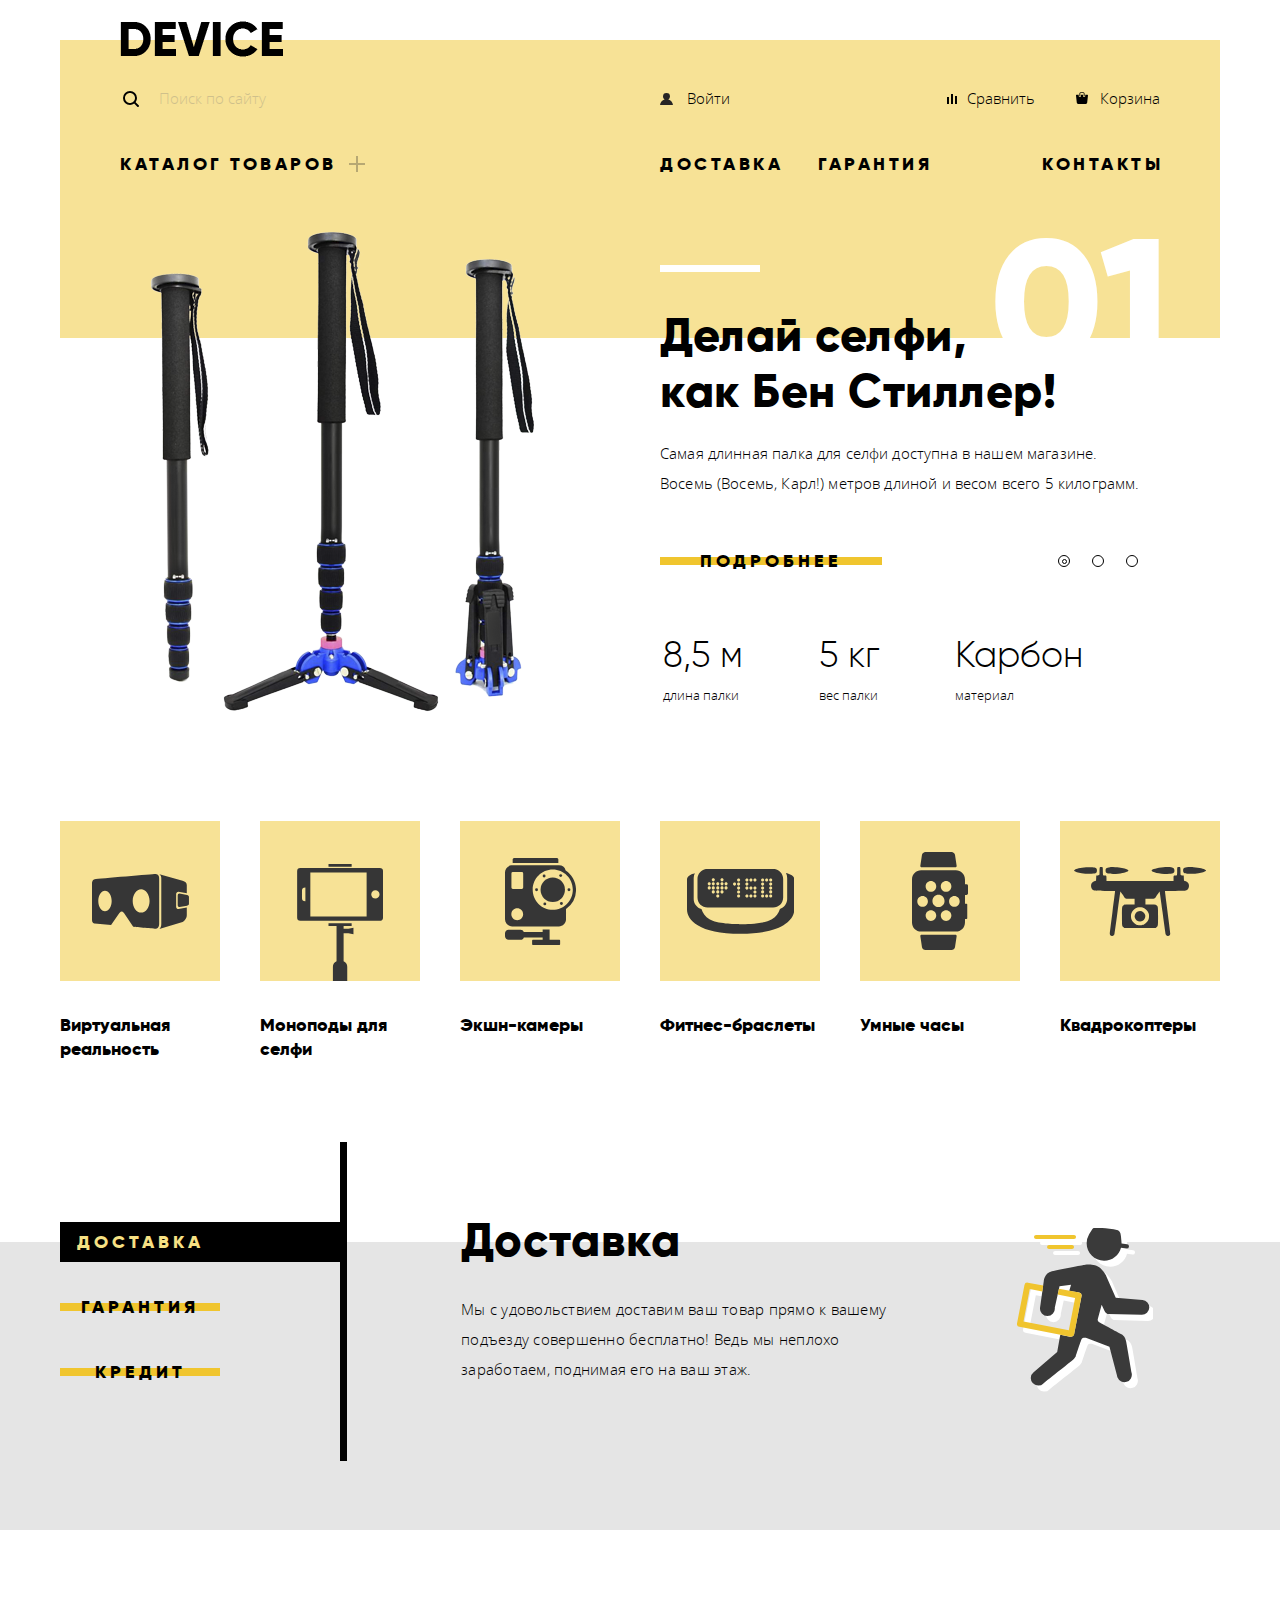
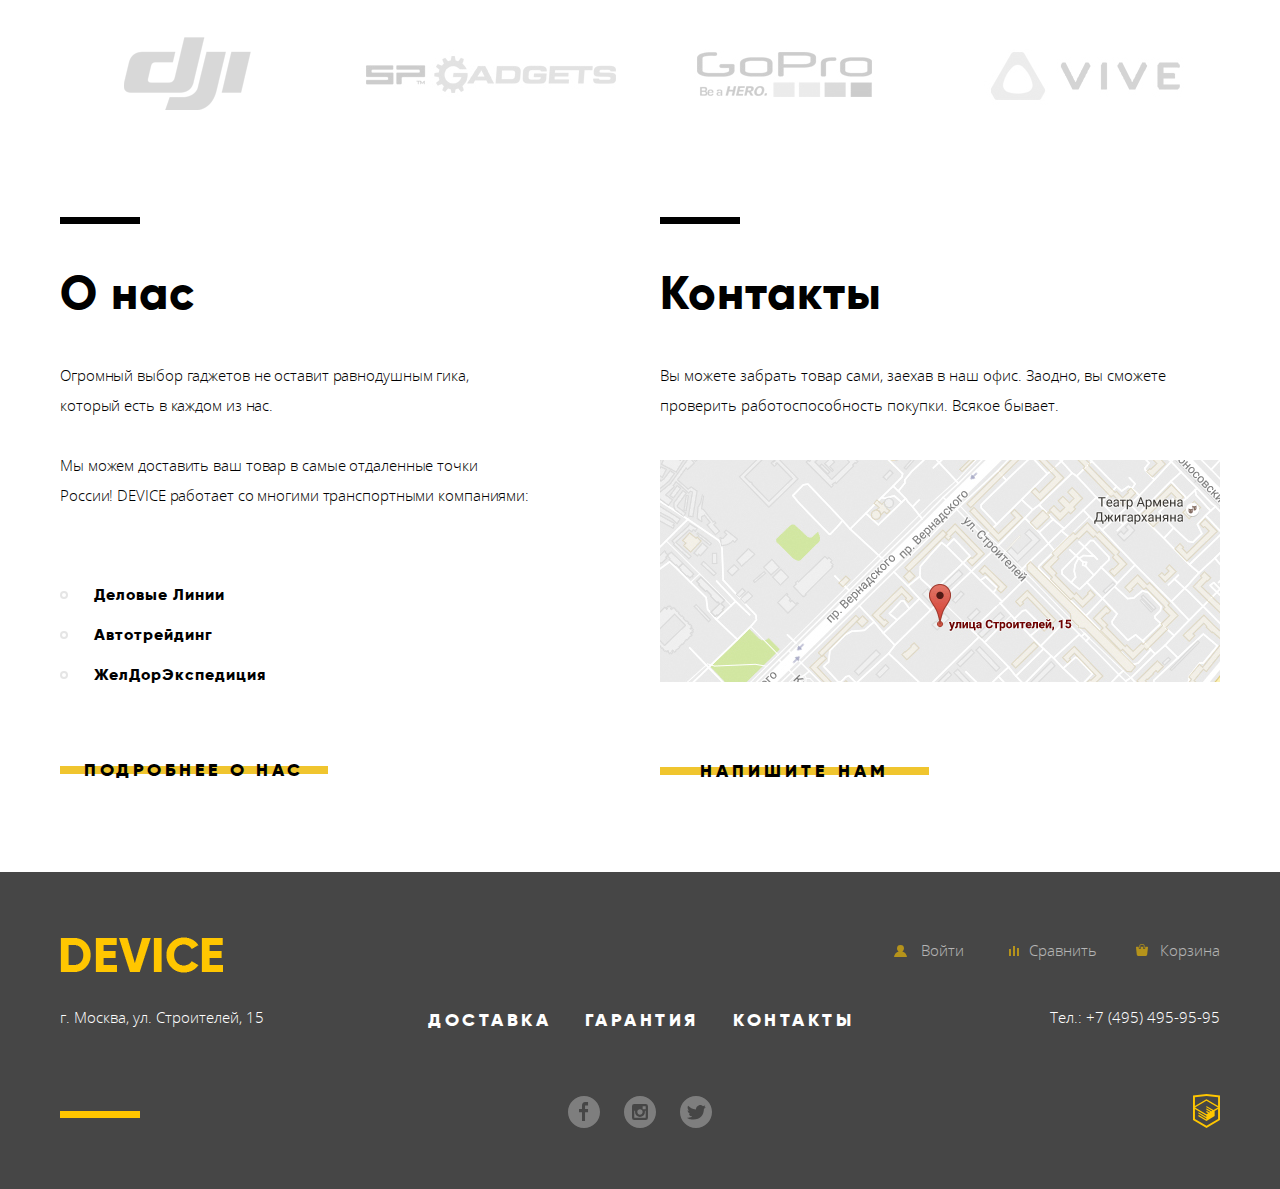
<file: index.html>
<!DOCTYPE html>
<html lang="ru">
	<head>
		<meta charset="utf-8">
		<title>HTML Academy: Девайс</title>
		<link href="css/normalize.css" rel="stylesheet">
		<link href="css/style.css" rel="stylesheet">
	</head>
	<body>
		<header>
			<div class="container">
				<div class="logo logo_header">
					<a>
						<img src="img/logo_header.png" width="163" height="36" alt="DEVICE - девайс, логотип">
					</a>
				</div>
				<div class="submenu">
					<div class="search">
						<form>
							<input type="search" name="search" placeholder="Поиск по сайту">
							<button type="button">Найти</button>
						</form>
					</div>
					<p class="login login_header">
						<span class="unauthorized_user "><a href="#">Войти</a></span>
						<span class="authorized_user none">Валентин Петухов<a href="#">Выйти</a></span>
					</p>
					<p class="compare compare_header"><a href="#">Сравнить</a></p>
					<p class="cart cart_header"><a href="#">Корзина</a></p>
				</div>
				<nav class="main_navigation">
					<ul class="main_navigation_list">
						<li class="catalog_header"><a class="catalog_link" href="#">Каталог товаров</a>
							<ul class="catalog_header_list">
								<li><a href="#">Виртуальная реальность</a></li>
								<li><a href="monopods_for_selfies.html">Моноподы для селфи</a></li>
								<li><a href="#">Экшн-камеры</a></li>
								<li><a href="#">Фитнес-браслеты</a></li>
								<li><a href="#">Умные часы</a></li>
								<li><a href="#">Квадрокоптеры</a></li>							
							</ul>
						</li>
						<li class="delivery"><a href="#">Доставка</a></li>
						<li class="guarantee"><a href="#">Гарантия</a></li>
						<li class="nav_contacts"><a href="#">Контакты</a></li>			
					</ul>
				</nav>
			</div>		
		</header>
		
		<main>
			<h1 class="visually_hidden">DEVICE - интернет-магазин всевозможных гаджетов</h1>
			<section class="slider">
				<div class="container">
					<h2 class="visually_hidden">Популярные товары</h2>
					<div class="slider_controls">
						<input class="visually_hidden slider_controls_input" type="radio" id="product_1" name="toggle" checked>
						<label for="product_1"><span class="visually_hidden">Первый слайд</span></label>
						
						<input class="visually_hidden slider_controls_input" type="radio" id="product_2" name="toggle">
						<label for="product_2"><span class="visually_hidden">Второй слайд</span></label>
						
						<input class="visually_hidden slider_controls_input" type="radio" id="product_3" name="toggle">
						<label for="product_3"><span class="visually_hidden">Третий слайд</span></label>						
					</div>
					<ul class="slider_list">
						<li class="slide slide_1" >
							<div class="slider_img">
								<img src="img/slider-1.png" width="384" height="486" alt="Палка для селфи в сложенном виде">
							</div>
							<div class="slider_desc">
								<h3>Делай селфи,<br>как Бен Стиллер!</h3>
								<p>Самая длинная палка для селфи доступна в нашем магазине. Восемь (Восемь, Карл!) метров длиной и весом всего 5 килограмм.</p>
								<a class="button" href="#">Подробнее</a>
								<table>
									<tr class="slider_charakt">
										<td>8,5 м</td>
										<td>5 кг</td>
										<td>Карбон</td>
									</tr>
									<tr class="slider_charakt_desc">
										<td>длина палки</td>
										<td>вес палки</td>
										<td>материал</td>
									</tr>
								</table>
							</div>						
						</li>				
						<li class="slide slide_2" >
							<div class="slider_img">
								<img src="img/slider-2.png" width="345" height="485" alt="Мотивирующий фитнес-браслет, на дисплее надпись: я вижу, что ты снова ешь">
							</div>
							<div class="slider_desc">
								<h3>Худеем <br> правильно!</h3>
								<p>Мотивирующие фитнес-браслеты помогут найти в себе силы не пропускать занятия и соблюдать диету.</p>
								<a class="button" href="#">Подробнее</a>
								<table>
									<tr class="slider_charakt">
										<td>48 часов</td>								
									</tr>
									<tr>
										<td>Без подзарядки</td>								
									</tr>
								</table>
							</div>						
						</li>						
						<li class="slide slide_3" >
							<div class="slider_img">
								<img src="img/slider-3.png" width="526" height="334" alt="Квадрокоптер с лазером">
							</div>
							<div class="slider_desc">
								<h3>Порхает как бабочка, жалит как пчела!</h3>
								<p>Этот обычный, на первый взгляд, квадрокоптер оснащен мощным лазером, замаскированным под стандартную камеру.</p>
								<a class="button" href="#">Подробнее</a>
								<table>
									<tr class="slider_charakt">
										<td>800 м</td>
										<td>50 м</td>								
									</tr>
									<tr>
										<td>Дальность полета</td>
										<td>Радиус поражения</td>								
									</tr>
								</table>
							</div>						
						</li>
					</ul>
				</div>
			</section>	
			
			<section class="popular">
				<h2 class="visually_hidden">Pазделы каталога</h2>
				<div class="container">
					<ul class="popular_list">
						<li class="popular_item">
							<a href="virtual_reality.html">	
								<div></div>
								<p>Виртуальная  реальность</p>
							</a>
						</li>	
						<li class="popular_item">
							<a href="monopods_for_selfies.html">							
								<div></div>
								<p>Моноподы для селфи</p>							
							</a>
						</li>	
						<li class="popular_item">
							<a href="action_cameras.html">
								<div></div>
								<p>Экшн-камеры</p>
							</a>
						</li>	
						<li class="popular_item">
							<a href="fitness_bracelets.html">
								<div></div>
								<p>Фитнес-браслеты</p>
							</a>
						</li>	
						<li class="popular_item">
							<a href="smartwatch.html">
								<div></div>
								<p>Умные часы</p>
							</a>
						</li>
						<li class="popular_item">
							<a href="quadcopters.html">
								<div></div>
								<p>Квадрокоптеры</p>
							</a>
						</li>	
					</ul>	
				</div>							
			</section>
					
			<section class="services">
				<div class="container">
					<h2 class="visually_hidden">Сервисы</h2>
					<div class="tabs_button">
						<input class="visually_hidden tabs_button_input" id="tab_1" type="radio" name="tab" checked="checked">
						<label for="tab_1" id="tab_l1"><span class="services_button">Доставка</span></label>
						
						<input class="visually_hidden tabs_button_input" id="tab_2" type="radio" name="tab">
						<label for="tab_2" id="tab_l2"><span class="services_button">Гарантия</span></label>
						
						<input class="visually_hidden tabs_button_input" id="tab_3" type="radio" name="tab">	
						<label for="tab_3" id="tab_l3"><span class="services_button">Кредит</span></label>								
					</div>	

					<div class="tabs_slides">
						<div class="tab_slide_1">
							<h3>Доставка</h3>
							<p>Мы с удовольствием доставим ваш товар прямо к вашему подъезду совершенно бесплатно! Ведь мы неплохо заработаем, поднимая его на ваш этаж.</p>
						</div>
						
						<div class="tab_slide_2">
							<h3>Гарантия</h3>
							<p>Если из-за возгорания купленного у нас товара у вас сгорит дом — не переживайте, мы выдадим вам новый. Товар, не дом, конечно же.</p>
						</div>
						
						<div class="tab_slide_3">
							<h3>Кредит</h3>
							<p>Залезть в долговую яму стало проще! Кредитные консультанты подберут для вас наиболее выгодные условия кредита. Выгодные для нашего банка, разумеется.</p>
						</div>
					</div>	
				</div>		
			</section>
					
			<section class="brand">	
				<h2 class="visually_hidden">Основные бренды, представленные в интернет-магазине</h2>
				<div class="container">
					<ul class="brand_list">
						<li class="brand_item brand_1"><img src="img/logo-1.png" width="260" height="100" alt="DJL"></li>			
						<li class="brand_item brand_2"><img src="img/logo-2.png" width="260" height="100" alt="SP Gadgets"></li>		
						<li class="brand_item brand_3"><img src="img/logo-3.png" width="260" height="100" alt="GoPro"></li>		
						<li class="brand_item brand_4"><img src="img/logo-4.png" width="260" height="100" alt="Vive"></li>		
					</ul>
				</div>
			</section>
			
			<div class="general_info">
			<div class="container">
				<section class="info">
					<h3>О нас</h3>
					<p>Огромный выбор гаджетов не оставит равнодушным гика, который есть в каждом из нас.</p>
					<p>Мы можем доставить ваш товар в самые отдаленные точки России! DEVICE работает со многими транспортными компаниями:</p>
					<ul class="transport_company">
						<li>Деловые Линии</li>
						<li>Автотрейдинг</li>
						<li>ЖелДорЭкспедиция</li>
					</ul>
					<a class="button" href="#">Подробнее о нас</a>				
				</section>
				
				<section class="contacts">
					<h3>Контакты</h3>
					<p>Вы можете забрать товар сами, заехав в наш офис. Заодно, вы сможете проверить работоспособность покупки. Всякое бывает.</p>
					<a href="#map"><img src="img/map.jpg" width="560" height="222" alt=""></a>
					<a class="button" href="#">Напишите нам</a>									
				</section>
			</div> 
			</div>		
		</main>
		
		<footer>
			<div class="container">
				<div class="footer_wrap">
					<div class="logo">
						<a href="index.html">
							<img src="img/logo_footer.png" width="163" height="36" alt="DEVICE - девайс, логотип">
						</a>
					</div>
					<div class="submenu">				
						<p class="login login_footer">
							<span class="unauthorized_user "><a href="#">Войти</a></span>
							<span class="authorized_user none">Валентин Петухов<a href="#">Выйти</a></span>
						</p>
						<p class="compare compare_footer"><a href="#">Сравнить</a></p>
						<p class="cart cart_footer"><a href="#">Корзина</a></p>		
					</div>
				</div>
				<nav class="footer_navigation">	
					<ul class="footer_navigation_list">
						<li class="delivery"><a href="#">Доставка</a></li>
						<li class="guarantee"><a href="#">Гарантия</a></li>
						<li class="nav_contacts"><a href="#">Контакты</a></li>		
					</ul>
				</nav>
				<div class="contacts_secondary">
					<p>г. Москва, ул. Строителей, 15 </p>
					<p><a href="tel:+74954959595">Тел.: +7 (495) 495-95-95</a></p>
				</div>	
				<div class="external_link">
					<ul class="social">
					  <li><a class="social_button" href="#"><span class="visually_hidden">Фейсбук</span><img src="img/fb.svg" width="32" height="32" alt=""></a></li>
					  <li><a class="social_button" href="#"><span class="visually_hidden">Инстаграм</span><img src="img/instagram.svg" width="32" height="32" alt=""></a></li>
					  <li><a class="social_button" href="#"><span class="visually_hidden">Твиттер</span><img src="img/twitter.svg" width="32" height="32" alt=""></a></li>
					</ul>
					<a class="academy_link" href="https://htmlacademy.ru/intensive/htmlcss"><span class="visually_hidden">HTML Academy</span><img src="img/logo-html.svg" width="27" height="35" alt=""></a>
				</div>
			</div>		
		</footer>		
		
		<section class="modal modal_message">
		  <h2 class="visually_hidden">Напишите нам</h2>
			<form class="message_form" action="https://echo.htmlacademy.ru" method="post">
				<label>
					Ваше имя:
					<input type="text" name="username" placeholder="Имя Фамилия"> 
				</label>
				<label>
					Ваш e-mail:
					<input type="email" name="email-address" placeholder="email@example.com">
				</label>
				
				<label>
					Текст письма:
					<textarea name="comment" placeholder="В свободной форме"> </textarea>
				</label>
				<button class="button" type="submit"><span>Отправить</span></button>
			</form>
			<button class="modal_close" type="button">Закрыть</button>
		</section>		
			
		<section class="modal modal_map" id="map">
			<h2 class="visually_hidden">Как до нас добраться</h2>
			<script type="text/javascript" async src="https://api-maps.yandex.ru/services/constructor/1.0/js/?um=constructor%3A7a8193ea31c85af21fbd491e9a015ad1e9bf669c676dd7526cad1c7d620a6d3d&amp;width=960&amp;height=559&amp;lang=ru_RU&amp;scroll=true"></script>
			<button class="modal_close" type="button">Закрыть</button>
		</section>
	</body>
</html>
</file>
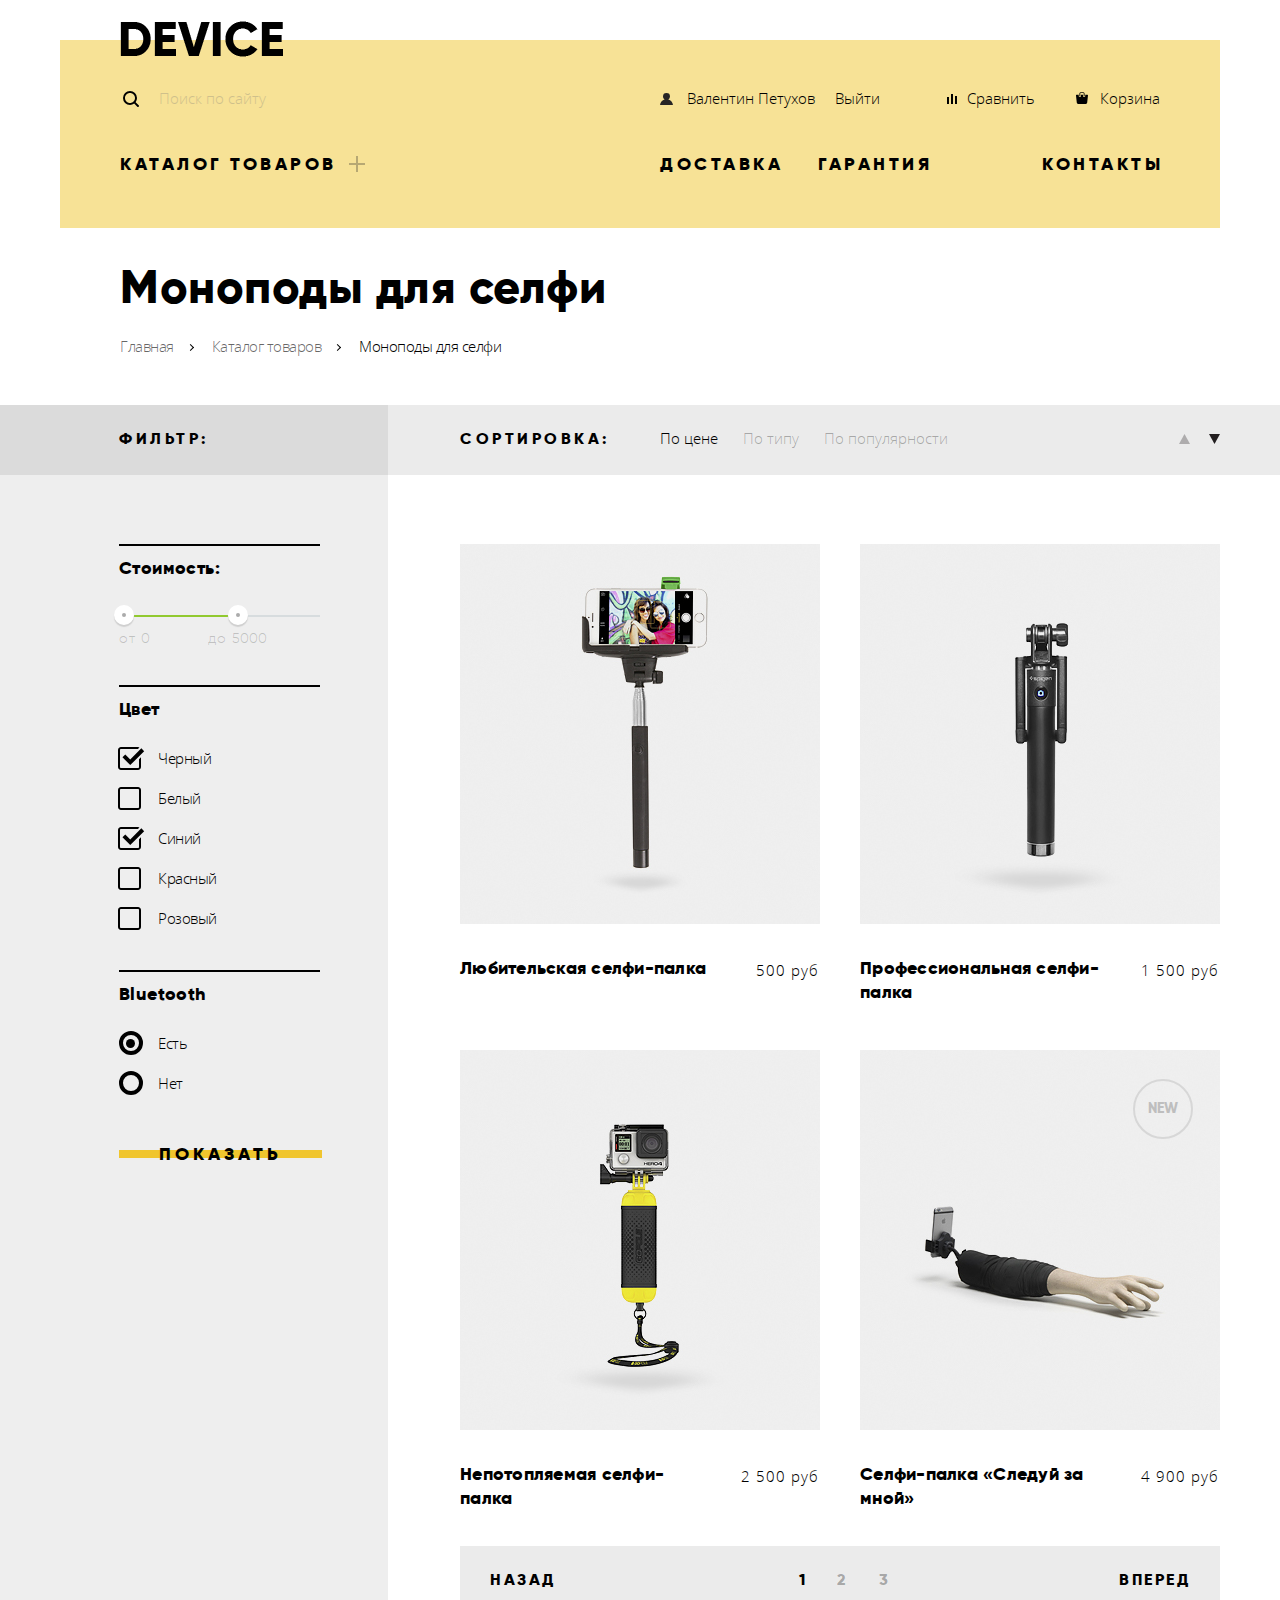
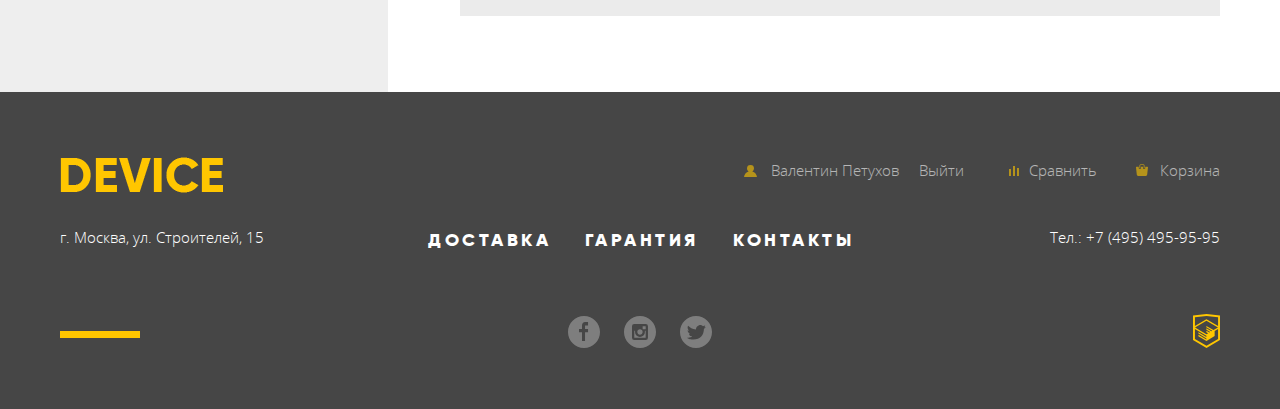
<file: monopods_for_selfies.html>
<!DOCTYPE html>
<html lang="ru">
	<head>    
		<meta charset="utf-8">
		<title>HTML Academy: Девайс</title>
		<link href="css/normalize.css" rel="stylesheet">
		<link href="css/style.css" rel="stylesheet">
	</head>
	<body>
		<header>
			<div class="container">
				<div class="logo logo_header">
					<a href="index.html">
						<img src="img/logo_header.png" width="163" height="36" alt="DEVICE - девайс, логотип">
					</a>
				</div>
				<div class="submenu">
					<div class="search">
						<form>
							<input type="search" name="search" placeholder="Поиск по сайту">
							<button type="button">Найти</button>
						</form>
					</div>
					<p class="login login_header">
						<span class="unauthorized_user none"><a href="#">Войти</a></span>
						<span class="authorized_user "><a href="profile.html">Валентин Петухов</a><a href="#">Выйти</a></span>
					</p>
					<p class="compare compare_header"><a href="#">Сравнить</a></p>
					<p class="cart cart_header"><a href="#">Корзина</a></p>
				</div>
				<nav class="main_navigation">
					<ul class="main_navigation_list">
						<li class="catalog_header"><a class="catalog_link" href="#">Каталог товаров</a>
							<ul class="catalog_header_list">
								<li><a href="#">Виртуальная реальность</a></li>
								<li><a href="monopods_for_selfies.html">Моноподы для селфи</a></li>
								<li><a href="#">Экшн-камеры</a></li>
								<li><a href="#">Фитнес-браслеты</a></li>
								<li><a href="#">Умные часы</a></li>
								<li><a href="#">Квадрокоптеры</a></li>							
							</ul>
						</li>
						<li class="delivery"><a href="#">Доставка</a></li>
						<li class="guarantee"><a href="#">Гарантия</a></li>
						<li class="nav_contacts"><a href="#">Контакты</a></li>			
					</ul>
				</nav>
			</div>		
		</header>		
		<main class="monopods_for_selfies">
			<div class="container">
				<h1>Моноподы для селфи</h1>
				<ul class="breadcrumbs">
					<li>
						<a href="index.html">Главная</a>
					</li>
					<li>
						<a href="catalog.html">Каталог товаров</a>
					</li>
					<li class="breadcrumbs_current">Моноподы для селфи</li>
				</ul>	
			</div>		
			<div class="catalog_columns">
				<section class="filters">
					<h2>Фильтр:</h2>
					<form class="filter" method="get" action="https://echo.htmlacademy.ru">
						<fieldset>
							<legend class="legend_prise">Стоимость:</legend>
							<div class="range_filter">
								<div class="range_controls">
									<div class="scale">
										<div class="bar"></div>
									</div>
									<div class="toggle toggle_min"></div>
									<div class="toggle toggle_max"></div>
								</div>								
								<div class="price_controls">
									<label class="min_price">от 
										<input name="min_price" type="text" value="0">
									</label>
									<label class="max_price">до 
										<input name="max_price" type="text" value="5000">
									</label>
								</div>
							</div>
						</fieldset>					
						<fieldset>
							<legend class="legend_color">Цвет</legend>
							<ul>
								<li class="filter_option">
									<input class="visually_hidden filter_input filter_input_checkbox" type="checkbox" name="black" id="filter_black" checked>
									<label for="filter_black">Черный</label>
								</li>
								<li class="filter_option">
									<input class="visually_hidden filter_input filter_input_checkbox" type="checkbox" name="white" id="filter_white">
									<label for="filter_white">Белый</label>
								</li>
								<li class="filter_option">
									<input class="visually_hidden filter_input filter_input_checkbox" type="checkbox" name="blue" id="filter_blue" checked>
									<label for="filter_blue">Синий</label>
								</li>
								<li class="filter_option">
									<input class="visually_hidden filter_input filter_input_checkbox" type="checkbox" name="red" id="filter_red">
									<label for="filter_red">Красный</label>
								</li>
								<li class="filter_option">
									<input class="visually_hidden filter_input filter_input_checkbox" type="checkbox" name="pink" id="filter_pink">
									<label for="filter_pink">Розовый</label>
								</li>							
							</ul>
						</fieldset>					
						<fieldset class="fieldset_bluetooth" >
							<legend class="legend_bluetooth">Bluetooth</legend>
							<ul>
								<li class="filter_option">
									<input class="visually_hidden filter_input filter_input_radio" type="radio" name="bluetooth" value="true" id="filter_true" checked>
									<label for="filter_true">Есть</label>
								</li>
								<li class="filter_option">
									<input class="visually_hidden filter_input filter_input_radio" type="radio" name="bluetooth" value="false" id="filter_false">
									<label for="filter_false">Нет</label>
								</li>
							</ul>
						</fieldset>					
						<button type="submit" class="filter_button button">Показать</button>
					</form>			
				</section>
				
				<section class="catalog">
					<div class="sort_container">
						<h2 class="h2_sort">Сортировка:</h2>
						<ul class="sort">							
							<li class="sort_item current"><a href="#">По цене</a></li>
							<li class="sort_item"><a href="#">По типу</a></li>
							<li class="sort_item"><a href="#">По популярности</a></li>
							<li class="sort_item">
								<a class="increase" href="#">
									<span class="visually_hidden">по возрастанию цены</span>								
								</a>
							</li>
							<li class="sort_item">
								<a class="decrease current" href="#">
									<span class="visually_hidden">по убыванию цены</span>								
								</a>
							</li>						
						</ul>
					</div>
					<h2 class="visually_hidden">Список моноподов для селфи</h2>
					<ul class="catalog_list">
						<li class="catalog_item">						
							<p class="catalog_item_image">
								<img src="img/item-1.jpg" width="360" height="380" alt="Любительская селфи-палка">
								<span class="button_wrap">
									<a class="button" href="#">В корзину</a>
									<a class="catalog_item_compare " href="#">Добавить к сравнению</a>
								</span>							
							</p>						
							<a href="catalog_item.html">
								<h3>Любительская селфи-палка</h3>
							</a>
							<p class="catalog_item_price">
								500 <span>руб</span>
							</p>
						</li>
						<li class="catalog_item">						
							<p class="catalog_item_image">
								<img src="img/item-2.jpg" width="360" height="380" alt="Профессиональная селфи-палка ">
								<span class="button_wrap">
									<a class="button" href="#">В корзину</a>
									<a class="catalog_item_compare " href="#">Добавить к сравнению</a>
								</span>
							</p>
							<a href="catalog_item.html">
								<h3>Профессиональная селфи-палка </h3>
							</a>
							<p class="catalog_item_price">
								1 500 <span>руб</span>
							</p>
						</li>
						<li class="catalog_item">						
							<p class="catalog_item_image">
								<img src="img/item-3.jpg" width="360" height="380" alt="Непотопляемая селфи-палка">
								<span class="button_wrap">
									<a class="button" href="#">В корзину</a>
									<a class="catalog_item_compare " href="#">Добавить к сравнению</a>
								</span>							
							</p>						
							<a href="catalog_item.html">
								<h3>Непотопляемая селфи-палка</h3>
							</a>
							<p class="catalog_item_price">
								2 500 <span>руб</span>
							</p>
						</li>
						<li class="catalog_item new">						
							<p class="catalog_item_image">
								<img src="img/item-4.jpg" width="360" height="380" alt="Селфи-палка «Следуй за мной»">
								<span class="button_wrap">
									<a class="button" href="#">В корзину</a>
									<a class="catalog_item_compare " href="#">Добавить к сравнению</a>
								</span>							
							</p>						
							<a href="catalog_item.html">
								<h3>Селфи-палка «Следуй за мной»</h3>
							</a>
							<p class="catalog_item_price">
								4 900 <span>руб</span>
							</p>
						</li>
					</ul>
					<ul class="pagination_list">
						<li class="pagination_item">
							<a href="#">назад</a>
						</li>
						<li class="pagination_item">
							<ul class="pagination_sublist">
								<li class="pagination_item pagination_item_current">
									<a href="#">1</a>
								</li>					
								<li class="pagination_item">
									<a href="#">2</a>
								</li>
								<li class="pagination_item">
									<a href="#">3</a>
								</li>
							</ul>
						</li>
						<li class="pagination_item"><a href="#">вперед</a></li>
					</ul>				
				</section>	
			</div>
		</main>
		
		<footer>
			<div class="container">
				<div class="footer_wrap">
					<div class="logo">
						<a href="index.html">
							<img src="img/logo_footer.png" width="163" height="36" alt="DEVICE - девайс, логотип">
						</a>
					</div>
					<div class="submenu">				
						<p class="login login_footer">
							<span class="unauthorized_user none"><a href="#">Войти</a></span>
							<span class="authorized_user "><a href="profile.html">Валентин Петухов</a><a href="#">Выйти</a></span>
						</p>
						<p class="compare compare_footer"><a href="#">Сравнить</a></p>
						<p class="cart cart_footer"><a href="#">Корзина</a></p>		
					</div>
				</div>
				<nav class="footer_navigation">	
					<ul class="footer_navigation_list">
						<li class="delivery"><a href="#">Доставка</a></li>
						<li class="guarantee"><a href="#">Гарантия</a></li>
						<li class="nav_contacts"><a href="#">Контакты</a></li>		
					</ul>
				</nav>
				<div class="contacts_secondary">
					<p>г. Москва, ул. Строителей, 15 </p>
					<p><a href="tel:+74954959595">Тел.: +7 (495) 495-95-95</a></p>
				</div>	
				<div class="external_link">
					<ul class="social">
					  <li><a class="social_button" href="#"><span class="visually_hidden">Фейсбук</span><img src="img/fb.svg" width="32" height="32" alt=""></a></li>
					  <li><a class="social_button" href="#"><span class="visually_hidden">Инстаграм</span><img src="img/instagram.svg" width="32" height="32" alt=""></a></li>
					  <li><a class="social_button" href="#"><span class="visually_hidden">Твиттер</span><img src="img/twitter.svg" width="32" height="32" alt=""></a></li>
					</ul>
					<a class="academy_link" href="https://htmlacademy.ru/intensive/htmlcss"><span class="visually_hidden">HTML Academy</span><img src="img/logo-html.svg" width="27" height="35" alt=""></a>
				</div>
			</div>		
		</footer>
				
		<section class="modal modal_map" id="map">
			<h2 class="visually_hidden">Как до нас добраться</h2>
			<script type="text/javascript" async src="https://api-maps.yandex.ru/services/constructor/1.0/js/?um=constructor%3A7a8193ea31c85af21fbd491e9a015ad1e9bf669c676dd7526cad1c7d620a6d3d&amp;width=960&amp;height=559&amp;lang=ru_RU&amp;scroll=true"></script>
			<button class="modal_close" type="button">Закрыть</button>
		</section>
	</body>
</html>
</file>
<file: css/style.css>
@font-face {
	font-family: 'Gilroy Light';
    src: url('../fonts/gilroylight.woff2') format('woff2'),
    url('../fonts/gilroylight.woff') format('woff');        
    font-weight: 300;
    font-style: normal;
}

@font-face {
    font-family: 'Gilroy Extra-Bold';
    src: url('../fonts/gilroyextrabold.woff2') format('woff2'),
    url('../fonts/gilroyextrabold.woff') format('woff');		
    font-weight: 800;
    font-style: normal;
}

@font-face {
    font-family: 'Open Sans Light';
    src: url('../fonts/opensanslight.woff2') format('woff2'),
    url('../fonts/opensanslight.woff') format('woff');       
    font-weight: 300;
    font-style: normal;
}

@font-face {
    font-family: 'Open Sans Regular';
    src: url('../fonts/opensans.woff2') format('woff2'),
    url('../fonts/opensans.woff') format('woff');         
    font-weight: normal;
    font-style: normal;
}

body {
	min-width: 1160px;
	margin: 0;
	padding: 0;
	font-family: "Open Sans Light", Arial, sans-serif;
	font-size: 15px;
	line-height: 30px;
	font-weight: 300;
	color: #000;
	background-color: #fff;
}

a {
	text-decoration: none;
	color: inherit;
}

img {
	max-width: 100%;
	height: auto;
}

.visually_hidden:not(:focus):not(:active),
 input[type="checkbox"].visually_hidden,
 input[type="radio"].visually_hidden {
	position: absolute;
	width: 1px;
	height: 1px;
	margin: -1px;
	border: 0;
	padding: 0;
	white-space: nowrap;
	-webkit-clip-path: inset(100%);
	clip-path: inset(100%);
	clip: rect(0 0 0 0);
	overflow: hidden;
}

.container {
	width: 1160px;
	margin: 0 auto;
	padding: 0;
	box-sizing: border-box;
}

.none {
	display:none;
}

/* =======================HEADER======================== */
header .container {
	background-color: #f7e296;
	background-image: -webkit-linear-gradient(top, #fff 40px, #f7e296 40px);
	background-image: -o-linear-gradient(top, #fff 40px, #f7e296 40px);
	background-image: linear-gradient(180deg, #fff 40px, #f7e296 40px);
	padding: 0 60px; 
	-webkit-box-sizing: border-box; 
	box-sizing: border-box;
	position: relative;
}

.main_navigation_list,
.footer_navigation_list {
	list-style: none;
	margin: 0;	
	font-family: "Gilroy Extra-Bold", Arial, sans-serif;
	font-size: 18px;
	font-weight: 800;
	text-transform: uppercase;
	letter-spacing: 3.5px;
	line-height: 24px;
}

.submenu, 
.main_navigation_list,
.footer_navigation_list {
	display: -webkit-box;
	display: -ms-flexbox;
	display: flex;
	-ms-flex-wrap: wrap;
	flex-wrap: wrap;
	-webkit-box-pack: justify;
	-ms-flex-pack: justify;
	justify-content: space-between;	
}

.submenu {
	margin: 0;
	margin-bottom: 3px;	
}

.submenu a {
	position: relative;
	padding-left: 28px;
}

.login_header,
.compare_header,
.cart_header {
	margin-top: 9px;
}

.logo {
	margin-bottom: 8px;
}

.logo_header {
	width: 100%;
	padding-top: 21px;	
}

.search {
	width: 540px;	
	position: relative;	
}

.search input {
	background-color: #f7e296;
	border: none;
	color: #000;
	padding-left: 39px;
	opacity: 0.3;
	width: 356px;
	height: 48px;
	-webkit-box-sizing: border-box;
	box-sizing: border-box;
	vertical-align: top;
}

.search input:focus {
	border-bottom: 2px solid #000;
}

.search button {
	display: none;
	width: 85px;
	height: 48px;
	border: 2px solid #000;
	-webkit-box-sizing: border-box;
	box-sizing: border-box;
	-webkit-box-align: center;
	-ms-flex-align: center;
	align-items: center;
	-webkit-box-pack: center;
	-ms-flex-pack: center;
	justify-content: center;
	vertical-align: top;
	background-color: transparent;
	margin-left: -4px;
}

.search input:focus+button {
	display: -webkit-inline-box;
	display: -ms-inline-flexbox;
	display: inline-flex;
}

.search input:focus+button:hover {
	background-color: #000;
	color: #fff;
}

.search input+button:active {
	background-color: #000;
	display: -webkit-inline-box;
	display: -ms-inline-flexbox;
	display: inline-flex;
	color: rgba(256, 256, 256, 0.3);
}

.search::before {	
	display: block;
    position: absolute;
    top: 17px;
	left: 3px;
    width: 16px;
    height: 16px;
    background: url(../img/search.svg) center no-repeat; 
    content: "";
	z-index: 5;
}

.login {	
	width: 240px;	
}

.login span {
	position: relative;	
}

.login a {
	padding-left: 27px; 
}

.login span::before {	
	display: block;
    position: absolute;
    bottom: 3px;
	left: 0;
    width: 13px;
    height: 12px;
    background: url(../img/user.svg) center no-repeat; 
    content: "";
}

.authorized_user a:nth-of-type(2) {
	padding-left: 20px;
}

.compare {
	margin-right: 0;
	margin-left: auto;
	width: 120px;
	text-align: right;		
}

.compare a::before {	
	display: block;
    position: absolute;
    bottom: 4px;
	left: 8px;
    width: 10px;
    height: 10px;
    background: url(../img/compare.svg) center no-repeat; 
    content: "";
}

.cart {
	width: 125px;	
	text-align: right;
}

.cart a::before {	
	display: block;
    position: absolute;
    bottom: 4px;
	left: 4px;
    width: 12px;
    height: 12px;
    background: url(../img/cart.svg) center no-repeat; 
    content: "";
}

.main_navigation_list{
	padding: 21px 0 52px;	
}

.catalog_header {
	width: 540px;
}

.catalog_link {
	position: relative;
}

.catalog_link:after {
	display: block;
    position: absolute;
    top: 3px;
	right: -28px;
    width: 16px;
    height: 16px;
    background: url(../img/plus.svg) center no-repeat; 
    content: "";
	opacity: 0.3;
}

.delivery {
	width: 158px;
	margin-left: 0;
	margin-right: 0;
}

.guarantee {
	width: 160px;
	margin-left: 0;
	margin-right: auto;
}

.nav_contacts{
	margin-right: -3px;
}

.catalog_header_list {
	position: absolute;
	width: 100%;
	background-color: #f7e296;
	left: 0;
	display: none;
	padding: 20px 60px 35px;
	-webkit-box-sizing: border-box;
	box-sizing: border-box;
	z-index: 2;
	font-family: "Open Sans", Arial, sans-serif;
	font-size: 15px;
	line-height: 36px;
	text-transform: none;
	font-weight: 300;
	letter-spacing: normal;
	max-height: 164px;	
	list-style: none;
	margin: 0;
}

.catalog_header:hover .catalog_header_list {
	display: -webkit-box;
	display: -ms-flexbox;
	display: flex;
	-webkit-box-orient: vertical;
	-webkit-box-direction: normal;
	-ms-flex-direction: column;
	flex-direction: column;
	-ms-flex-wrap: wrap;
	flex-wrap: wrap;
	-ms-flex-line-pack: start;
	align-content: flex-start;
}

.catalog_header_list li {
	min-width: 200px;
	max-width: 240px;
	padding-right: 40px;	
}

.catalog_header_list li:last-child {
	margin-bottom: 35px;
}

/* ======================FOOTER========================= */
footer {
	background-color: #464646;
	color: #fff;
	padding-top: 60px;
	padding-bottom: 50px;
}

footer .logo {
	padding-top: 5px;
	width: 50%;
	margin-bottom: 26px;
}

.footer_wrap{
	display: -webkit-box;
	display: -ms-flexbox;
	display: flex;
	-ms-flex-wrap: nowrap;
	flex-wrap: nowrap;
	-webkit-box-pack: justify;
	-ms-flex-pack: justify;
	justify-content: space-between;
	margin-bottom: 0;
}

footer .login {
	margin-left: auto;
	margin-right: 0;
	width: 250px;
	text-align: right;
	opacity: 0.6;
}

.login_footer span::before {
	background: url(../img/user_footer.svg) center no-repeat; 
}

.compare_footer a::before {
	background: url(../img/compare_footer.svg) center no-repeat; 
}

.cart_footer a::before {	
	background: url(../img/cart_footer.svg) center no-repeat; 
}

.compare_footer {
	margin-left: 0;	
	opacity: 0.6;
	width: 133px;
}
 
.cart_footer {
	opacity: 0.6;
	width: 123px;
}

.login_footer,
.compare_footer,
.cart_footer{
	margin-top: 3px;
}


footer .submenu {
    margin-bottom: 13px;
	width: 50%;	
}

.footer_navigation_list {
	-webkit-box-pack: center;
	-ms-flex-pack: center;
	justify-content: center;
	list-style:none;
	padding-left: 0;
}

footer .delivery,
footer .guarantee,
footer .nav_contacts {
	width: 152px;
	text-align: center;
}

footer .guarantee {
	margin-right: 0;
}

.contacts_secondary {
	display: -webkit-box;
	display: -ms-flexbox;
	display: flex;
	-ms-flex-wrap: nowrap;
	flex-wrap: nowrap;
	-webkit-box-pack: justify;
	-ms-flex-pack: justify;
	justify-content: space-between;
	margin-bottom: 0;
	height: 0;
	margin-top: 50px;
	margin-bottom: 12px;
}

.contacts_secondary p {
	position: relative;
	top: -95px
}

.external_link {
	display: -webkit-box;
	display: -ms-flexbox;
	display: flex;
	-ms-flex-wrap: nowrap;
	flex-wrap: nowrap;
	-webkit-box-pack: end;
	-ms-flex-pack: end;
	justify-content: flex-end;
	align-items: flex-start;
	position: relative;
}

.external_link::before {	
	display: block;
    position: absolute;
    bottom: 21px;
	left: 0px;
    width: 80px;
    height: 7px;
    background-color: #ffc600; 
    content: "";
}

.social {
	margin-right: -109px;
	margin-bottom: 0;
	margin-top: 0;
}

.social li {
	padding: 2px 10px;
	display: inline-block;
}

.social img {
	opacity: 0.3;
}

.social img:hover {
	opacity: 0.6;
	border: none;
}

.social a:focus  {
	opacity: 0.3;
	border: none;
}

.academy_link {
	margin-left: 50%;	
}

/* =========================================================
							ГЛАВНАЯ
========================================================= */

/* ======================СЛАЙДЕР 1========================= */
.slider .container {
	position: relative;
}

.slider_list{
	list-style: none;
	padding-left: 0;
	margin: 0;
}

.slider h3 {
	font-family: "Gilroy Extra-Bold", Arial, sans-serif;
	font-size: 47px;
	font-weight: 800;
	letter-spacing: 0.5px;
	line-height: 56px;
	margin: 79px 0 19px;
}

.slide {
	display: -webkit-box;
	display: -ms-flexbox;
	display: flex;
	-ms-flex-wrap: nowrap;
	flex-wrap: nowrap;
	-webkit-box-pack: justify;
	-ms-flex-pack: justify;
	justify-content: space-between;	
	background-color: #fff;
	background-image: -webkit-linear-gradient(top, #f7e296 110px, #fff 110px);
	background-image: -o-linear-gradient(top, #f7e296 110px, #fff 110px);
	background-image: linear-gradient(180deg, #f7e296 110px, #fff 110px);
	position: relative;
	margin-bottom: 107px;
	padding: 0 60px;
}

.slide::after {	
	display: block;
    position: absolute;
    top: 60px;
	right: 60px;
    content: "";
	font-family: "Gilroy Extra-Bold", Arial, sans-serif;
	font-size: 179px;
	font-weight: 800;
	color: #fff;
	z-index: 0;	
}

.slide.slide_2 {
	display: none;
}

.slide.slide_3 {
	display: none;
}

.slide.slide_1::after {
	content: "01";
	width: 170px;
}

.slide.slide_2::after {
	content: "02";
}

.slide.slide_3::after {
	content: "03";
}

.slider_controls {
	position: absolute;
	top: 318px;
	right: 82px;
	z-index: 2;
}

.slider_controls label {
	display: inline-block;
	width: 10px;
	height: 10px;
	border: 1px solid #000;	
	border-radius: 50%;
	margin-left: 18px;
	position: relative;
}

.slider_controls_input:checked + label::before {
	position: absolute;
	display: block;
	top: 3px;
	left: 3px;
	width: 3px;
	height: 3px;
	border: 1px solid #000;	
	border-radius: 50%;
	content: "";	
}

.slider_img {
	display: -webkit-box;
	display: -ms-flexbox;
	display: flex;
	-webkit-box-align: center;
	-ms-flex-align: center;
	align-items: center;
	webkit-box-pack: start;
	-ms-flex-pack: start;
	justify-content: flex-start;
	width: 540px;		
}

.slider_img img {
	vertical-align: middle;	
	margin-left: 30px;
}

.slider_desc {
	width: 500px;
	display: inline-block;
	z-index: 1;
}

.slider_desc p {
	padding-bottom: 25px;
	letter-spacing: 0.15px;
	padding-right: 10px;
	margin-bottom: 16px;
}

.slider_desc h3 {
	position: relative;
}

.slider_desc h3::before {	
	display: block;
    position: absolute;
    top: -42px;
	left: 0px;
    width: 100px;
    height: 7px;
    background-color: #fff; 
    content: "";
}

.slider_charakt {
	font-family: "Gilroy Light", Arial, sans-serif;
	font-size: 36px;
	line-height: 48px;
	font-weight: 300;
}

.slider_charakt td {
	padding-right: 73px;
	padding-left: 1px;
}

.slider_charakt_desc {
	font-size: 13px;
	line-height: 20px;
}

.slider_charakt_desc td{
	padding-top: 3px;
}

.button {
	font-family: "Gilroy Extra-Bold", Arial, sans-serif;
	font-size: 18px;
	font-weight: 800;
	text-transform: uppercase;
	letter-spacing: 4px;
	line-height: 24px;
	display: inline-block;
	border: none;
	padding: 10px 40px;
	background-color: transparent;
	background-image: -webkit-linear-gradient(top, transparent 18px, #f0c52e 18px, #f0c52e 26px,transparent 26px);
	background-image: -o-linear-gradient(top, transparent 18px, #f0c52e 18px, #f0c52e 26px,transparent 26px);
	background-image: linear-gradient(180deg, transparent 18px, #f0c52e 18px, #f0c52e 26px,transparent 26px);	
}

.slider_desc .button{
	margin-bottom: 45px;
}

.button:hover {
	background-image: none;	
	background-color: #f0c52e;
}

.button:active , 
.button:focus {
	color: rgba(0, 0, 0, 0.3);
}

img[src*="slider-2"]{
	margin-top: 12px;
}

img[src*="slider-3"]{
	margin-top: -30px;
}

/* ======================РАЗДЕЛЫ КАТАЛОГА========================= */
.popular {
	margin-bottom: 81px;
}

.popular_list {
    display: -webkit-box;
    display: -ms-flexbox;
    display: flex;
	-ms-flex-wrap: nowrap;
	flex-wrap: nowrap;
	-webkit-box-pack: justify;
	-ms-flex-pack: justify;
	justify-content: space-between;
	list-style: none;
	padding-left: 0;
	margin: 0;
}

.popular_item  div {
	display: -webkit-box;
	display: -ms-flexbox;
	display: flex;
	-webkit-box-pack: center;
	-ms-flex-pack: center;
	justify-content: center;
	width: 160px;
	height: 160px;
	background-color: #f7e296;
	margin-bottom: 32px;
	-webkit-box-sizing: border-box;
	box-sizing: border-box;
	background-position-x: center;
	background-position-y: center;
	background-repeat: no-repeat;
}

.popular_item:nth-of-type(1)  div{
	background-image: url("../img/popular-1.svg");
}

.popular_item:nth-of-type(2)  div{
	background-image: url("../img/popular-2.svg");
	background-position-y: bottom;
}

.popular_item:nth-of-type(3)  div{
	background-image: url("../img/popular-3.svg");
}

.popular_item:nth-of-type(4)  div{
	background-image: url("../img/popular-4.svg");
}

.popular_item:nth-of-type(5)  div{
	background-image: url("../img/popular-5.svg");
}

.popular_item:nth-of-type(6)  div{
	background-image: url("../img/popular-6.svg");
}

.popular_item  div:hover {
	background-color: #f0c52e;
}

.popular_item:active img,
.popular_item:active p,
.popular_item a:focus {
	opacity: 0.3;
}

.popular_item p {
	font-family: "Gilroy Extra-Bold", Arial, sans-serif;
	font-size: 18px;
	font-weight: 800;	
	line-height: 24px;
	margin: 0;
	width: 160px;
}

/* ======================СЛАЙДЕР 2========================= */
.services {
	background-image: -webkit-linear-gradient(top, #fff 100px, #e5e5e5 100px);
	background-image: -o-linear-gradient(top, #fff 100px, #e5e5e5 100px);
	background-image: linear-gradient(180deg, #fff 100px, #e5e5e5 100px);
	margin-bottom: 95px;
}

.services .container {
	display: -webkit-box;
	display: -ms-flexbox;
	display: flex;
	-ms-flex-wrap: nowrap;
	flex-wrap: nowrap;
	-webkit-box-pack: justify;
	-ms-flex-pack: justify;
	justify-content: space-between;
	padding-bottom: 69px;
}

.tabs_button {
	width: 280px;
	border-right: 7px solid #000;
	padding-top: 80px;
	padding-bottom: 44px;
	box-sizing: content-box;
}

.tabs_button label {
	display: block;
	width: 280px;
	height: 40px;
	margin-bottom: 25px;	
	-webkit-box-sizing: border-box;	
	box-sizing: border-box;
	color: #000;
	font-family: "Gilroy Extra-Bold", Arial, sans-serif;
	font-size: 18px;
	font-weight: 800;
	text-transform: uppercase;
	letter-spacing: 4px;
	line-height: 24px;	
}

.tabs_button label:active, 
.tabs_button label:focus,
.tabs_button_input:checked + label{
	color: #f7e184;
	background-color: #000;	
}

.tabs_button_input:checked + label span{
	background-image: none;
}

.tabs_button_input:checked + label span:hover{
	background-color: transparent;
}

.services_button {
	display: -webkit-box;
	display: -ms-flexbox;
	display: flex;
	-webkit-box-align: center;
	-ms-flex-align: center;
	align-items: center;
	-webkit-box-pack: center;
	-ms-flex-pack: center;
	justify-content: center;	
	width: 160px;
	height: 100%;
	background-color: transparent;
	background-image: -webkit-linear-gradient(top, transparent 16px, #f0c52e 16px, #f0c52e 24px, transparent 24px);
	background-image: -o-linear-gradient(top, transparent 16px, #f0c52e 16px, #f0c52e 24px, transparent 24px);
	background-image: linear-gradient(180deg, transparent 16px, #f0c52e 16px, #f0c52e 24px, transparent 24px);
}

.services_button:hover {
	background-color: #f0c52e;
}

.services_button:active,
.services_button:focus,
label:active  .services_button,
label:focus  .services_button {
	background-color: transparent;
	background-image: none;
}

.tabs_slides {
	width: 880px;
	padding: 74px 0 0;
}

.tabs_slides h3 {
	font-family: "Gilroy Extra-Bold", Arial, sans-serif;
	font-size: 47px;
	font-weight: 800;
	letter-spacing: 1px;
	line-height: 48px;
	margin: 0 0 30px;
}

.tabs_slides div{
	padding-right: 300px;
	padding-left: 114px;
	position: relative;
}

.tabs_slides{
	letter-spacing: 0.25px;
}

.tab_slide_1::after {	
	display: block;
    position: absolute;
    top: 12px;
	right: 67px;
    width: 136px;
    height: 164px;
    background: url(../img/delivery.svg) center no-repeat; 
    content: "";
}

.tab_slide_2::after {	
	display: block;
    position: absolute;
    top: 0px;
	right: 75px;
    width: 171px;
    height: 195px;
    background: url(../img/warranty.svg) center no-repeat; 
    content: "";
}

.tab_slide_3::after {	
	display: block;
    position: absolute;
    top: 0px;
	right: 75px;
    width: 156px;
    height: 188px;
    background: url(../img/credit.svg) center no-repeat; 
    content: "";
}

.tab_slide_2 {
	display: none;
}

.tab_slide_3 {
	display: none;
}

/* =====================БРЕНДЫ========================== */

.brand {
	margin-bottom: 88px;
}

.brand ul {
	display: -webkit-box;
	display: -ms-flexbox;
	display: flex;
	-ms-flex-wrap: nowrap;
	flex-wrap: nowrap;
	-webkit-box-pack: justify;
	-ms-flex-pack: justify;
	justify-content: space-between;
	list-style: none;
	padding-left: 0;
	margin: 0;
}

.brand_item:hover img {
	opacity: 0;
}

.brand_1:hover {	
	background: url(../img/logo-1_color.png)top center no-repeat; 
}

.brand_2:hover {
	background: url(../img/logo-2_color.png)top center no-repeat; 
}

.brand_3:hover {
	background: url(../img/logo-3_color.png)top center no-repeat; 
}

.brand_4:hover {
	background: url(../img/logo-4_color.png)top center no-repeat; 
}

/* =====================ОБЩАЯ ИНФОРМАЦИЯ========================== */
.general_info {
	padding-bottom: 79px;
}

.general_info .container {
	display: -webkit-box;
	display: -ms-flexbox;
	display: flex;
	-ms-flex-wrap: nowrap;
	flex-wrap: nowrap;
	-webkit-box-pack: justify;
	-ms-flex-pack: justify;
	justify-content: space-between;
}

.info {
	width: 600px;
}

.info p{
	padding-right: 130px;
	letter-spacing: -0.1px;
}

.contacts {
	width: 560px;
}

.general_info h3 {
	position: relative;
	font-family: "Gilroy Extra-Bold", Arial, sans-serif;
	font-size: 47px;
	font-weight: 800;
	letter-spacing: 1px;
	line-height: 48px;
	margin-bottom: 43px;
}

.general_info h3::before {	
	display: block;
    position: absolute;
    top: -52px;
	left: 0px;
    width: 80px;
    height: 7px;
    background-color: #000; 
    content: "";
}

.general_info p {
	margin: 0 0 30px;
}

img[src="img/map.jpg"]{
	margin-top: 10px;
	margin-bottom: 58px;
}

.transport_company {
	font-family: "Gilroy Extra-Bold", Arial, sans-serif;
	font-size: 16px;
	font-weight: 800;
	letter-spacing: 1px;
	line-height: 40px;
	margin: 65px 0 53px;
	list-style:none;
	padding-left: 0;
}

.transport_company li {
	padding-left: 34px;
	position: relative;	
}

.transport_company li::before {
	display: block;
    position: absolute;
    top: 16px;
	left: 0px;
    width: 8px;
    height: 8px;
    border: 2px solid #e5e5e5;
	border-radius: 50%;
	-webkit-box-sizing: border-box;
	box-sizing: border-box;
	content: "";
}

.info .button{
	letter-spacing: 3.5px;
	padding: 10px 24px;
}

/* =======================ЭФФЕКТЫ СОСТОЯНИЯ======================== */
.logo img:hover,
.search input:hover,
.login_header:hover a,
.compare_header:hover a,
.cart_header:hover a,
.catalog_header_list li:hover,
.catalog_header:hover>a,
.delivery:hover a,
.guarantee:hover a,
.nav_contacts:hover a,
.footer_navigation li:hover,
.academy_link img:hover {
	opacity: 0.6;
}

.footer_navigation .cart_footer:hover,
.footer_navigation .compare_footer:hover,
.footer_navigation .login_footer:hover,
.search input:active,
.search input:focus {
	opacity: 1;
}
 
.logo:active a,
.login_header:active a,
.compare_header:active a,
.cart_header:active a,
.catalog_header_list li:active,
.catalog_header > a:active,
.delivery:active a,
.guarantee:active a,
.nav_contacts:active a,
.academy_link img:active,
.footer_navigation .cart_footer:active,
.footer_navigation .compare_footer:active,
.footer_navigation .login_footer:active,
.logo a:focus,
.login_header a:focus,
.compare_header:focus a,
.cart_header:focus a,
.catalog_header_list li:focus,
.catalog_header:focus > a,
.delivery:focus a,
.guarantee:focus a,
.nav_contacts:focus a,
.academy_link:focus img,
.footer_navigation .cart_footer:focus,
.footer_navigation .compare_footer:focus,
.footer_navigation .login_footer:focus {
	opacity: 0.3;
}

/* ======================ВСПЛЫВАЮЩИЕ ОКНА========================= */
.modal {
	position: fixed;
	color: #000000;
	background-color: #fff; 
	-webkit-box-shadow: 0 10px 20px 0 rgba(0, 0, 0, 0.2); 
	box-shadow: 0 10px 20px 0 rgba(0, 0, 0, 0.2);
}

.modal_close {
	position: absolute;
	top: 22px;
	right: 22px;
	width: 54px;
	height: 54px;
	border-radius: 50%;
	font-size: 0;
	background-color: #f7e296;
	border: 0;
	cursor: pointer;
}

.modal_close::before,
.modal_close::after {
	content: "";
	position: absolute;
	top: 26px;
	left: 14px;
	width: 26px;
	height: 1px;
	background-color: #fff;
}

.modal_close::before {
	-webkit-transform: rotate(45deg);
	-ms-transform: rotate(45deg);
	transform: rotate(45deg);
}

.modal_close::after {
	-webkit-transform: rotate(-45deg);
	-ms-transform: rotate(-45deg);
	transform: rotate(-45deg);
}

.message_form input:hover,
.message_form textarea:hover{
	background-color: #eaeaea;		
}

.message_form input:focus,
.message_form textarea:focus {
	border: 2px solid #f7e296;
	background-color: #fff;
}

/* ======окно сообщения======= */
.modal_message {
	top: 120px;
	left: 50%;
	margin-left: -480px;
	width: 960px;
	height: 555px;
	-webkit-box-sizing: border-box;
	box-sizing: border-box;
	padding: 90px 100px 90px;
	display: none;
	z-index: 2;	
}

.modal_message label {
	display: inline-block;
	font-family: "Gilroy Extra-Bold", Arial, sans-serif;
	font-size: 18px;
	font-weight: 800;
	line-height: 24px;
}

.modal_message input,
.modal_message textarea {
	background-color: #f2f2f2;
	margin: 7px 0 30px;
	padding: 16px 20px;
	-webkit-box-sizing: border-box;
	box-sizing: border-box;
	border: none;	
}

.modal_message input {
	width:360px;
	height: 50px;
	display: block;	
}

.modal_message textarea {
	width:760px;
	height: 156px;	
}

.message_form {
	display: -webkit-box;
	display: -ms-flexbox;
	display: flex;
	-ms-flex-wrap: wrap;
	flex-wrap: wrap;
	-webkit-box-pack: justify;
	-ms-flex-pack: justify;
	justify-content: space-between;
}

/* ======окно карта======= */
.modal_map {
	top: 50%;
	left: 50%;
	margin-top: -280px;
	margin-left: -480px;
	width: 960px;
	height: 559px;
	display: none;
	z-index: 2;
}

.modal-map p {
	margin: 0;
}

/* =========================================================
					КАТАЛОГ - МОНОПОДЫ ДЛЯ СЕЛФИ
========================================================= */
.monopods_for_selfies .container{
	padding: 0 60px;
}
.monopods_for_selfies h1 {
	font-family: "Gilroy Extra-Bold", Arial, sans-serif;
	font-size: 47px;
	font-weight: 800;
	letter-spacing: 0.5px;
	line-height: 48px;
	margin-top: 35px;
	margin-bottom: 20px;
}

.breadcrumbs {
	display: -webkit-box;
	display: -ms-flexbox;
	display: flex;
	-webkit-box-pack: start;
	-ms-flex-pack: start;
	justify-content: flex-start;
	-ms-flex-wrap: wrap;
	flex-wrap: wrap;
	padding: 0;
	margin: 0;
	margin-bottom: 44px;
	list-style: none;
	letter-spacing: -0.5px;
}

.breadcrumbs li {
	position: relative;
	margin-right: 38px;
}

.breadcrumbs li:last-child {
	margin-right: 0;
}

.breadcrumbs li::after {
	content: "";
	position: absolute;
	top: 14px;
	right: -19px;
	width: 4px;
	height: 4px;
	border-top: 1px solid #000000;
	border-right: 1px solid #000000;
	-webkit-transform: rotate(45deg);
	-ms-transform: rotate(45deg);
	transform: rotate(45deg);	
}

.breadcrumbs a {
	color: rgba(0, 0, 0, 0.6);
}

.breadcrumbs a:hover,
.breadcrumbs a:focus {
	color: rgba(0, 0, 0, 1);	
}

.breadcrumbs a:active {
	color: rgba(0, 0, 0, 0.3);	
}

.breadcrumbs_current::after {
	display: none;
}

.catalog_columns {
	display: -webkit-box;
	display: -ms-flexbox;
	display: flex;
	-webkit-box-pack: center;
	-ms-flex-pack: center;
	justify-content: center;
	background-image: linear-gradient(90deg, #eeeeee 50%, #ffffff 70px);
	box-shadow: 0 70px 0 rgba(0,0,0,0.08)inset;
}

/* ========================фИЛЬТР======================= */
.filters {
	width: 328px;
	padding: 0 68px 0 59px;
	-webkit-box-sizing: border-box;
	box-sizing: border-box;
}

.catalog_columns h2 {
	font-family: "Gilroy Extra-Bold", Arial, sans-serif;
	font-size: 16px;
	font-weight: 800;
	letter-spacing: 4px;
	line-height: 24px;
	text-transform: uppercase;
	margin: 22px 0 0 0;
	color: #000;
	letter-spacing: 3.5px;
}

.filters h2{
	margin: 22px 0 105px 0;
}

.filter fieldset {
	padding: 0;
	margin: 0;
	margin-bottom: 39px;
	border: none;	
}

.filter .fieldset_bluetooth {
	margin-bottom: 24px;
}

.filter legend {
	font-family: "Gilroy Extra-Bold", Arial, sans-serif;
	font-size: 18px;
	font-weight: 800;
	letter-spacing: 0.4px;
	line-height: 24px;	
	position: relative;
}

.filter .legend_prise{
	margin-bottom: 15px;
}

.filter .legend_color{
	margin-bottom: 22px;
}

.filter .legend_bluetooth{
	margin-bottom: 22px;
}

.filter legend:before {
	content: "";
	position: absolute;
	top: -12px;
	left:0px;
	width: 201px;
	height: 2px;
	background-color: #000000;	
}

/* =====диапазон цен======= */
.filter_item legend {
	font-size: 18px;
	line-height: 24px;
	text-transform: uppercase;
	font-weight: 700;
}

.range_controls {
	position: relative;
	height: 30px;
	margin-bottom: 0;
	padding-top: 20px;
	-webkit-box-sizing: border-box;
	box-sizing: border-box;	
}

.range_controls .scale {
	height: 2px;
	background: #d7dcde;
}

.range_controls .bar {
	margin-left: 0%; 
	width: 60%;	
	height: 2px;
	background: #91c92f;
}

.range_controls .toggle {
	position: absolute;
	top: 10px;
	left: 0;
	width: 4px;
	height: 4px;
	padding: 0;
	border: 8px solid #ffffff;
	background-color: #ababab;
	-webkit-box-shadow: 0 2px 1px 0 #cfcfcf;
	box-shadow: 0 2px 1px 0 #cfcfcf;
	border-radius: 50%;
	cursor: pointer;
}

.range_controls .toggle:active{
	border: 10px solid #ffffff;
	top: 4px;
}

.range_controls .toggle_min {
	left: -5px;
}

.range_controls .toggle_max {
	left: 109px;
}

.price_controls {
	font-size: 0;
}

.price_controls label {
	display: inline-block;
	font-family: "Gilroy Light", Arial, sans-serif;
	font-size: 14px;
	font-weight: 300;
	letter-spacing: 1px;
	line-height: 24px;
	color: rgba(0, 0, 0, 0.2);
	width: 89px;
}

.price_controls input {
	max-width: 55px;
	padding: 5px 0;
	text-align: left;
	border: none;
	background: transparent;
	display: inline;
	color: inherit;
}

/* =========параметры=========== */
.filter ul {
	padding: 0;
	margin: 0;
	list-style: none;	
}

.filter_option {
	margin-bottom: 10px;
	padding-left: 39px;
}

.filter_option label {
	position: relative;
	display: block;
	cursor: pointer;
	-webkit-user-select: none;
	-moz-user-select: none;
	-ms-user-select: none;
	user-select: none;
	letter-spacing: -0.5px;
}

.filter_input_checkbox + label::before {
	content: "";
	position: absolute;
	left: -40px;
	top: 4px;
	width: 23px;
	height: 23px;
	background-image: url("../img/checkbox-off.svg");
	background-repeat: no-repeat;
	background-position: 0 0;
}

.filter_input_checkbox:checked + label::after {
	content: "";
	position: absolute;
	top: 4px;
	left: -40px;
	width: 27px;
	height: 23px;
	background-image: url("../img/checkbox-on.svg");
	background-repeat: no-repeat;
	background-position: 0 0;
}

.filter_input_checkbox:checked + label::before,
.filter_input_checkbox:checked:hover + label::before {
	opacity: 0;
}

.filter_input_checkbox:hover + label::before,
.filter_input_checkbox:checked:hover + label::after {
	opacity: 0.6;
}

.filter_input_checkbox:disabled + label::before,
.filter_input_checkbox:disabled + label::after {
	opacity: 0.3;
}

.filter_input_radio + label::before {
	content: "";
	position: absolute;
	left: -39px;
	top: 3px;
	width: 16px;
	height: 16px;
	border: 4px solid #000000;
	border-radius: 50%;
}

.filter_input:disabled + label {
	opacity: 0.3;
}

.filter_input_radio:checked + label::after {
	content: "";
	position: absolute;
	top: 11px;
	left: -32px;
	width: 9px;
	height: 9px;
	background-color: #000000;
	border-radius: 50%;
}


/* =========================КАРТОЧКИ ТОВАРОВ====================== */
.catalog {
	width: 832px;
	background-image: -webkit-linear-gradient(top, #ebebeb 70px, #ffffff 70px);
	background-image: -o-linear-gradient(top, #ebebeb 70px, #ffffff 70px);
	background-image: linear-gradient(180deg, #ebebeb 70px, #ffffff 70px);
	padding: 0 0 0 72px;
	-webkit-box-sizing: border-box;
	box-sizing: border-box;
}

.sort_container{
	display: -webkit-box;
	display: -ms-flexbox;
	display: flex;
	-ms-flex-wrap: wrap;
	flex-wrap: wrap;
	-webkit-box-pack: justify;
	-ms-flex-pack: justify;
	justify-content: space-between;
	padding: 0;
}

.h2_sort{
	width: 200px;
}

.sort {
	display: -webkit-box;
	display: -ms-flexbox;
	display: flex;
	-ms-flex-wrap: wrap;
	flex-wrap: wrap;
	-webkit-box-align: center;
	-ms-flex-align: center;
	align-items: center;
	-webkit-box-pack: justify;
	-ms-flex-pack: justify;
	justify-content: space-between;
	padding: 0;
	margin: 0 0 69px 0;
	list-style: none;
	min-height: 70px;
	width: 560px;
}

.sort .current{
	color: rgba(0, 0, 0, 1);
}

.sort_item .current {
	opacity: 1;
}

.sort_item {
	margin-left: 0;
	margin-right: 0;
	padding-right: 25px;
	text-align: left;
	color: rgba(0, 0, 0, 0.3);		
	margin-top: 18px;
	-ms-flex-item-align: baseline;
	align-self: baseline;
}

.sort_item h2 {
	margin: 0;
	padding-right:25px;
	color: rgba(0, 0, 0, 1);
}

.sort_item:hover {
	color: rgba(0, 0, 0, 0.6);
}

.sort_item:active {
	color: rgba(0, 0, 0, 1);
}

.sort_item:nth-last-of-type(1) a,
.sort_item:nth-last-of-type(2) a{
	width: 30px;
	height: 15px;
	position: relative;
	display: block;
}

.sort_item:nth-last-of-type(1) {
	margin-left: 0;
	margin-right: 0;
	padding-right: 0px;
}

.sort_item:nth-last-of-type(2) {
	margin-left: auto;
	margin-right: 0;
	padding-right: 0px;
}

.increase::before {
	content: "";
	position: absolute;
	bottom: 0;
	right: 0;
	width: 11px;
	height: 10px;
	background: url("../img/icon-up-dir.svg")  center no-repeat;
	opacity: 0.3;
}

.decrease::before {
	content: "";
	position: absolute;
	bottom: 0;
	right: 0;
	width: 11px;
	height: 10px;
	background: url("../img/icon-down-dir.svg")  center no-repeat;
	opacity: 0.3;
}

.decrease:hover::before,
.increase:hover::before,
.decrease.current:hover::before,
.increase.current:hover::before {
	opacity: 0.6;
}

.decrease.current::before,
.increase.current::before,
.decrease:active::before,
.increase:active::before {
	opacity: 1;
}

.catalog_list {
	display: -webkit-box;
	display: -ms-flexbox;
	display: flex;
	-ms-flex-wrap: wrap;
	flex-wrap: wrap;
	padding: 0;
	margin: 0;
	margin-bottom: -10px;
	list-style: none;
}

.catalog_item {
	width: 360px;
	margin-bottom: 28px;
	margin-right: 40px;
	position: relative;
	-webkit-box-sizing: border-box;
	box-sizing: border-box;
	display: inline-block;
}

.catalog_item:nth-child(2n) {
	margin-right: 0;
}

.catalog_item>a {
	color: #000000;
	display: inline-block;
	width: 247px;
}

.catalog_item h3 {
	font-family: "Gilroy Extra-Bold", Arial, sans-serif;
	font-size: 18px;
	font-weight: 800;
	letter-spacing: 0.25px;
	line-height: 24px;
}

.catalog_list .new{
	position: relative;
}

.catalog_list .new::before {
    display: block;
    position: absolute;
    top: 29px;
    right: 27px;
    width: 60px;
    height: 60px;
    border: 2px solid #d7d7d7;
	border-radius: 50%;
	box-sizing: border-box; 
    content: 'NEW';
	color: #bebebe;
	font-family: "Gilroy Extra-Bold", Arial, sans-serif;
	font-size: 14px;
	font-weight: 800;
	z-index: 1;
	text-align: center;
	padding-top: 13px;
}

.catalog_item_image {
	margin: 0 0 14px;
	position: relative;
	width: 360px;
	height: 380px;
}

.catalog_item_image img {
	width: 360px;
	height: 380px;
}

.button_wrap {
	position: absolute;
	top: 0;
	width: 100%;
	display: block;
	height: 380px;
	background-color: rgba(256, 256, 256, 0.5);
	padding-top: 168px;
	-webkit-box-sizing: border-box;
	box-sizing: border-box;
	text-align: center;
	opacity: 0;
}

.button_wrap:hover {
	opacity: 1;
}

.button_wrap .button {
	margin: 0 auto 10px;
}

.catalog_item_compare {
	border: none;
	background-color: transparent;
	color: rgba(0, 0, 0, 0.6);
	display: block;
	margin: 0 auto;
}

.catalog_item_compare:hover {
	color: rgba(0, 0, 0, 1);
}

.catalog_item_compare:active {
	color: rgba(0, 0, 0, 0.3);
}

.catalog_item_price {
	display: inline-block;
	width: 108px;
	vertical-align: top;
	text-align: right;
	margin-top: 17px;
	letter-spacing: 1px;
}

/* ======================пагинатор========================= */
.pagination_list {  
	display: -webkit-box;  
	display: -ms-flexbox;  
	display: flex;
	-ms-flex-wrap: wrap;
	flex-wrap: wrap;
	-webkit-box-pack: justify;
	-ms-flex-pack: justify;
	justify-content: space-between;
	background-color: #ebebeb;
	margin: 0 0 76px 0;
	list-style: none;
	padding-left: 0;
	font-family: "Gilroy Extra-Bold", Arial, sans-serif;
	font-size: 16px;
	font-weight: 800;
	letter-spacing: 4px;
	line-height: 24px;
	text-transform: uppercase;
}

.pagination_list .pagination_sublist {
	color: rgba(0, 0, 0, 0.3);
	display: -webkit-box;
	display: -ms-flexbox;
	display: flex;
	list-style: none;
	padding-left: 14px;
}

.pagination_item {
	height: 70px;
}

.pagination_item a {
	display: block;
	padding: 22px 15px;	
	letter-spacing: 2.5px;	
}

.pagination_list>li {
	padding: 0 15px;	
}

.pagination_list>li:hover {
	background-color: #d9d9d9;		
}

.pagination_list>li:active {
	background-color: #d9d9d9;
	color: rgba(0, 0, 0, 0.3);	
}


.pagination_item_current a {
	color: rgba(0, 0, 0, 1);  
}
</file>
